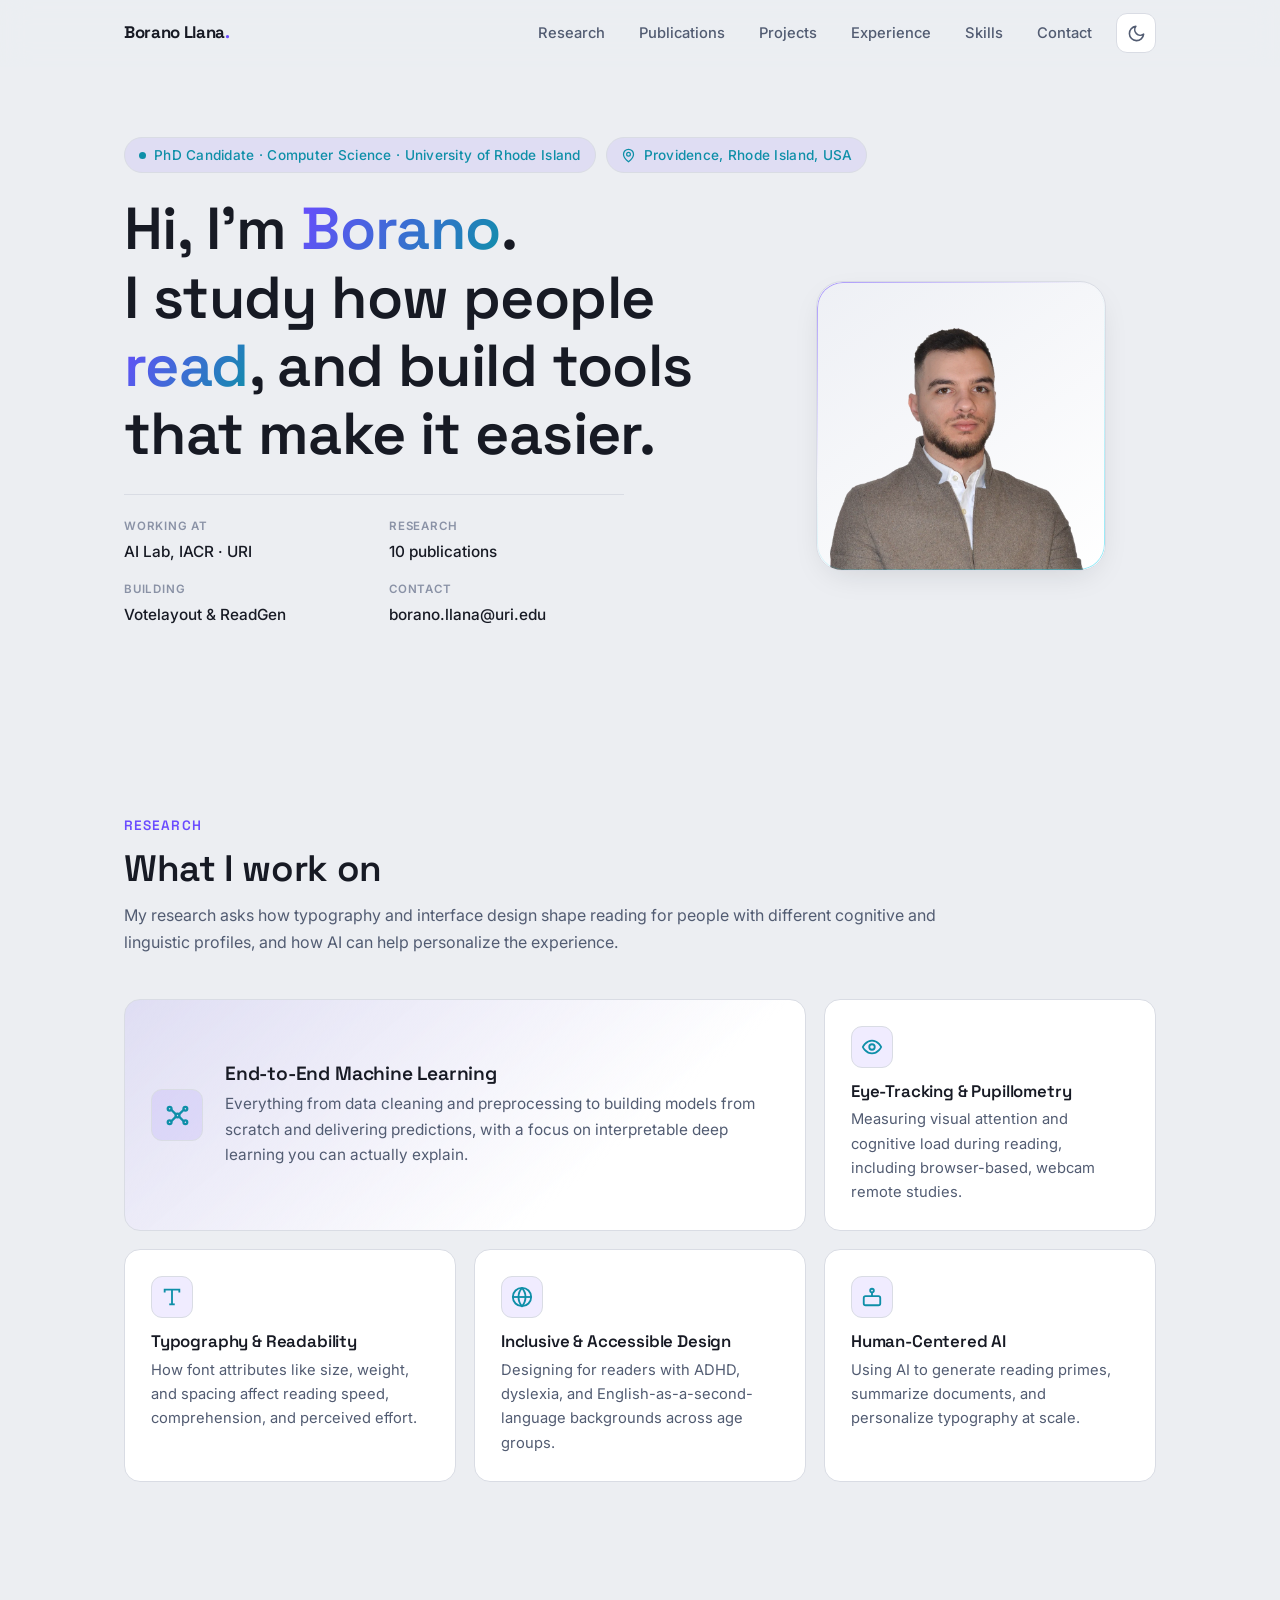
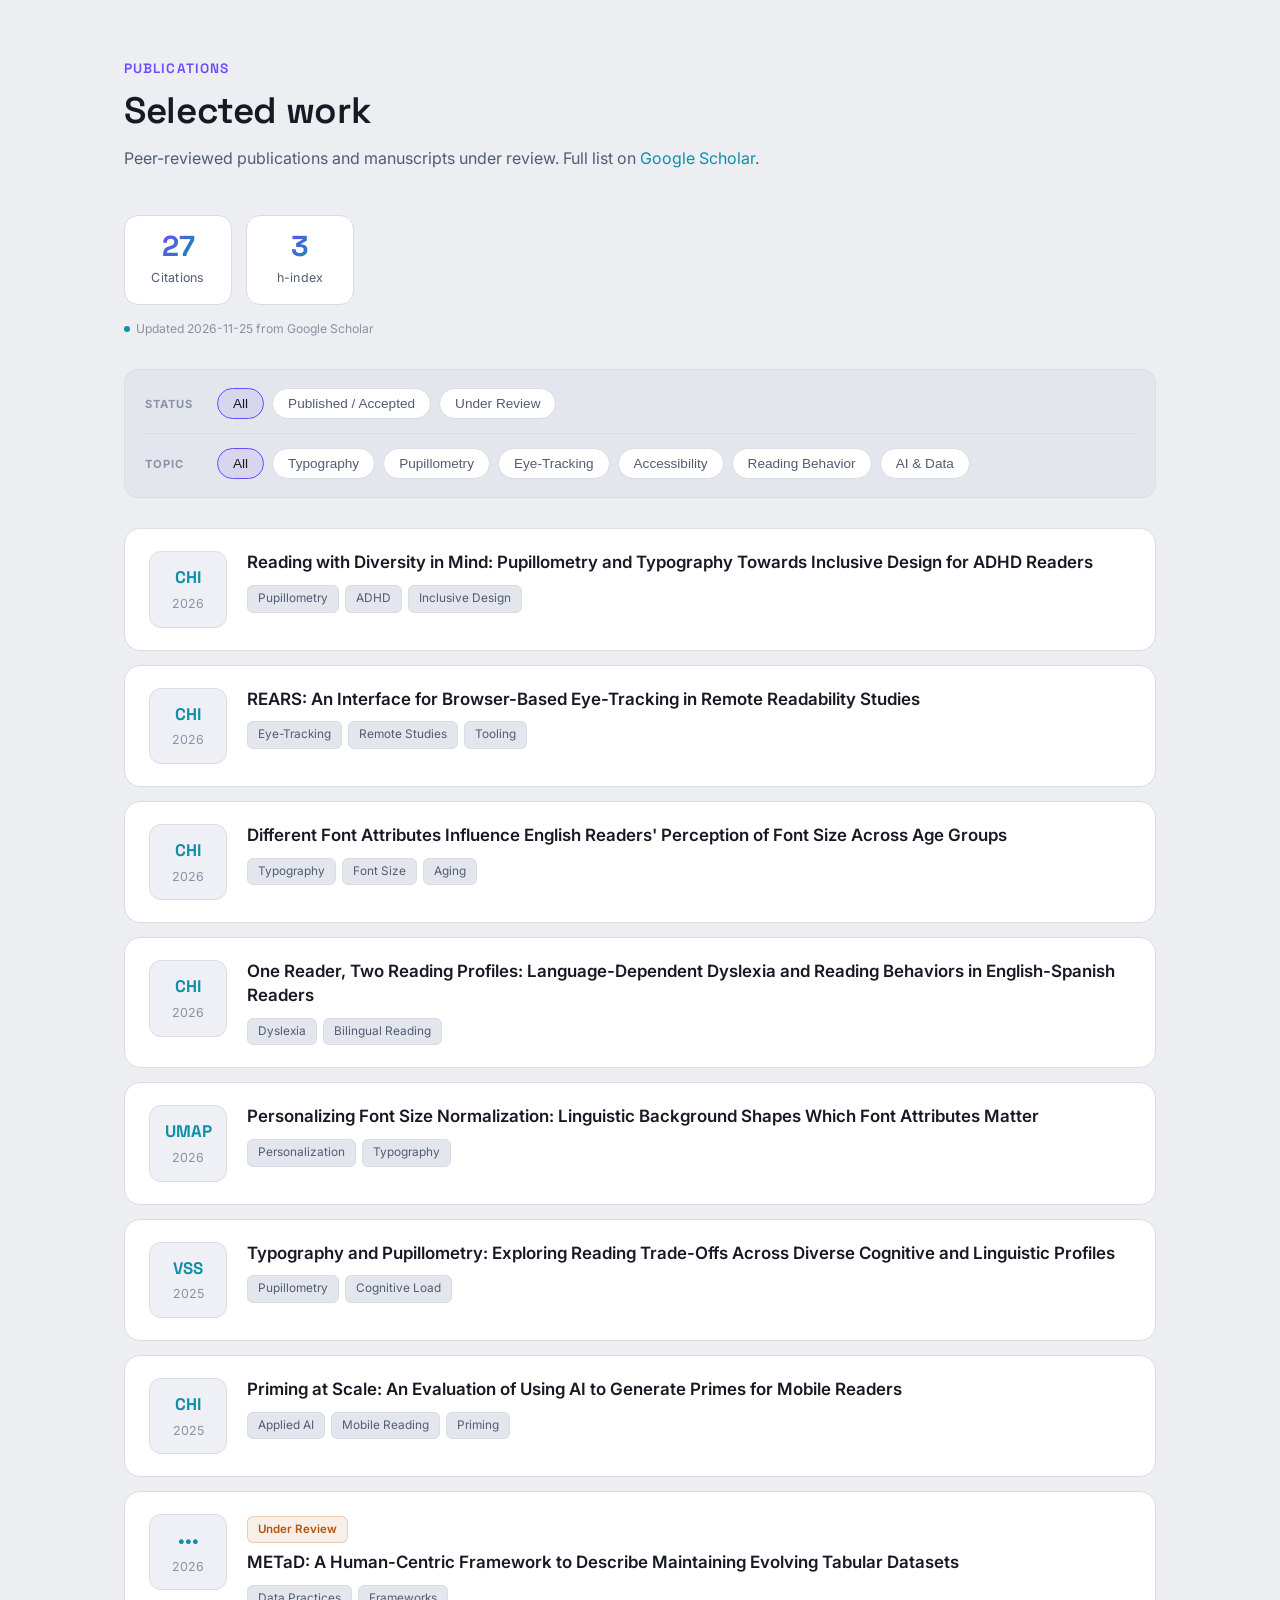
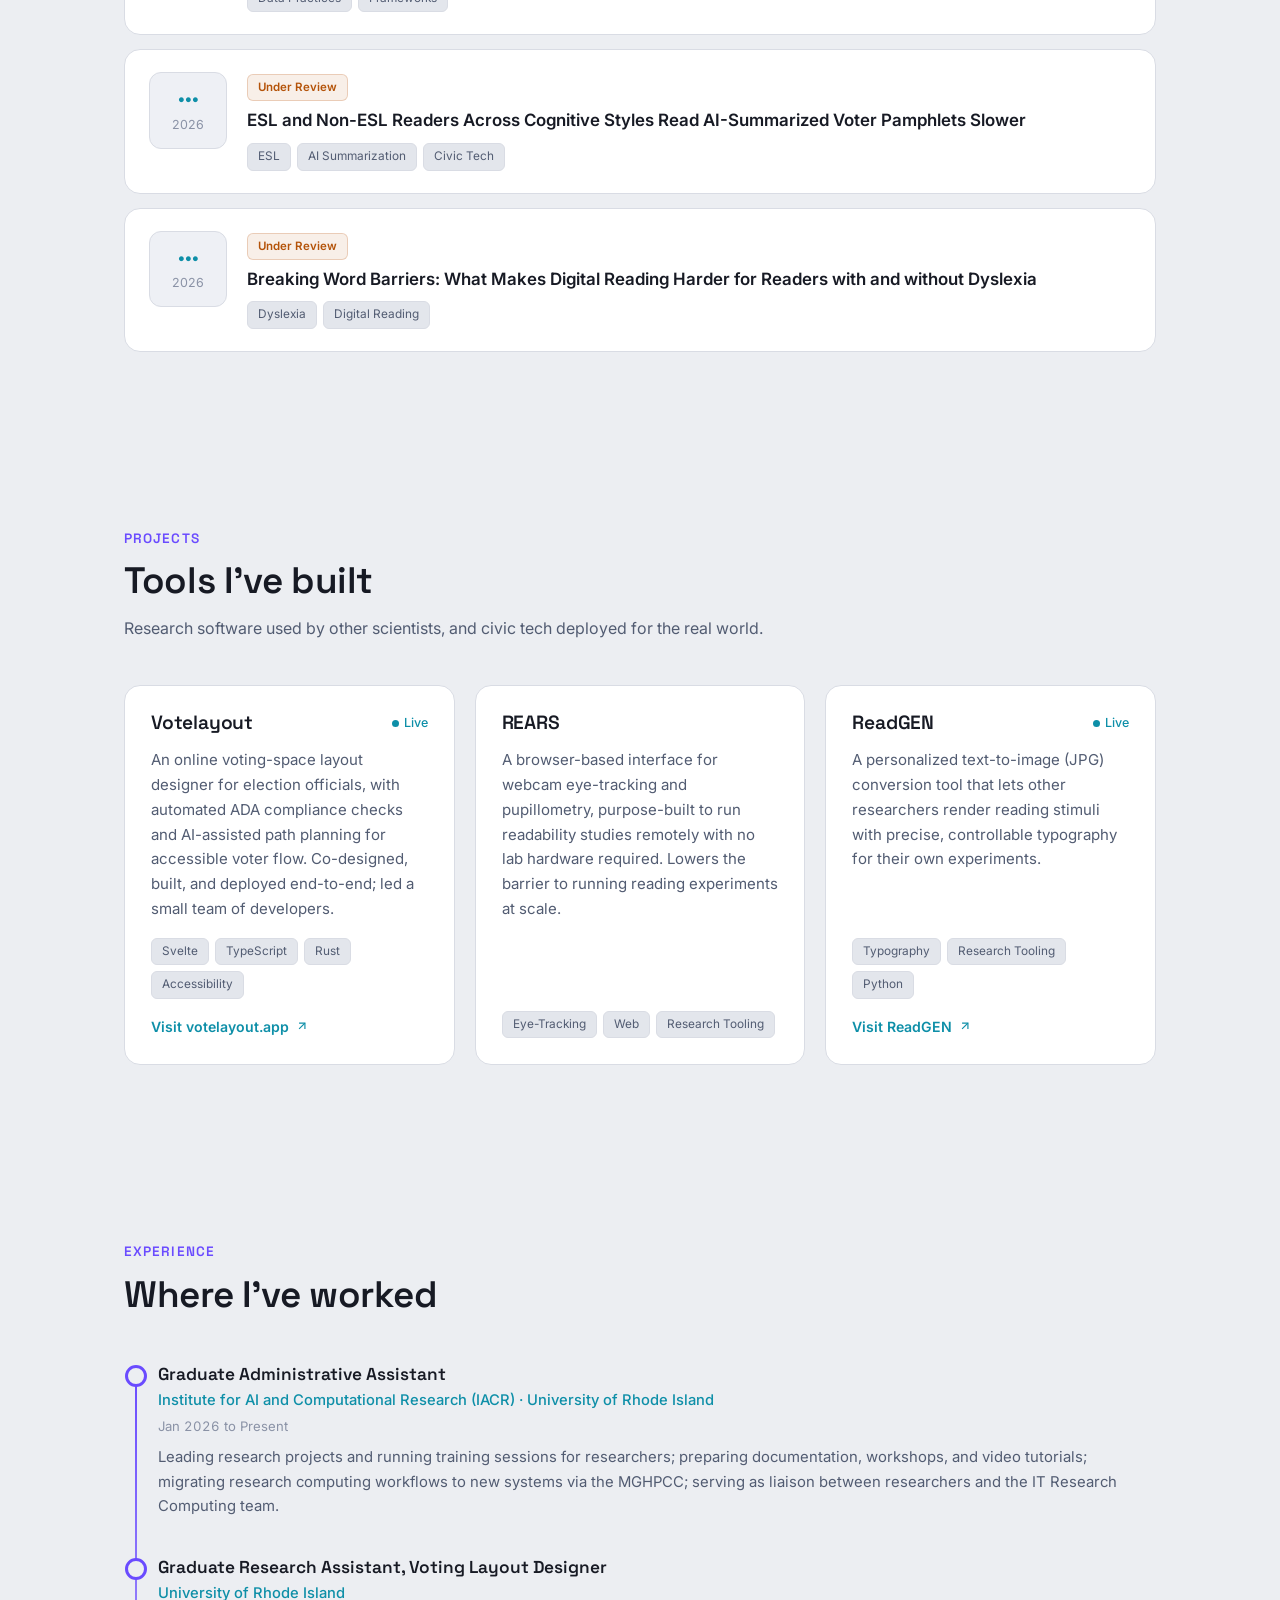
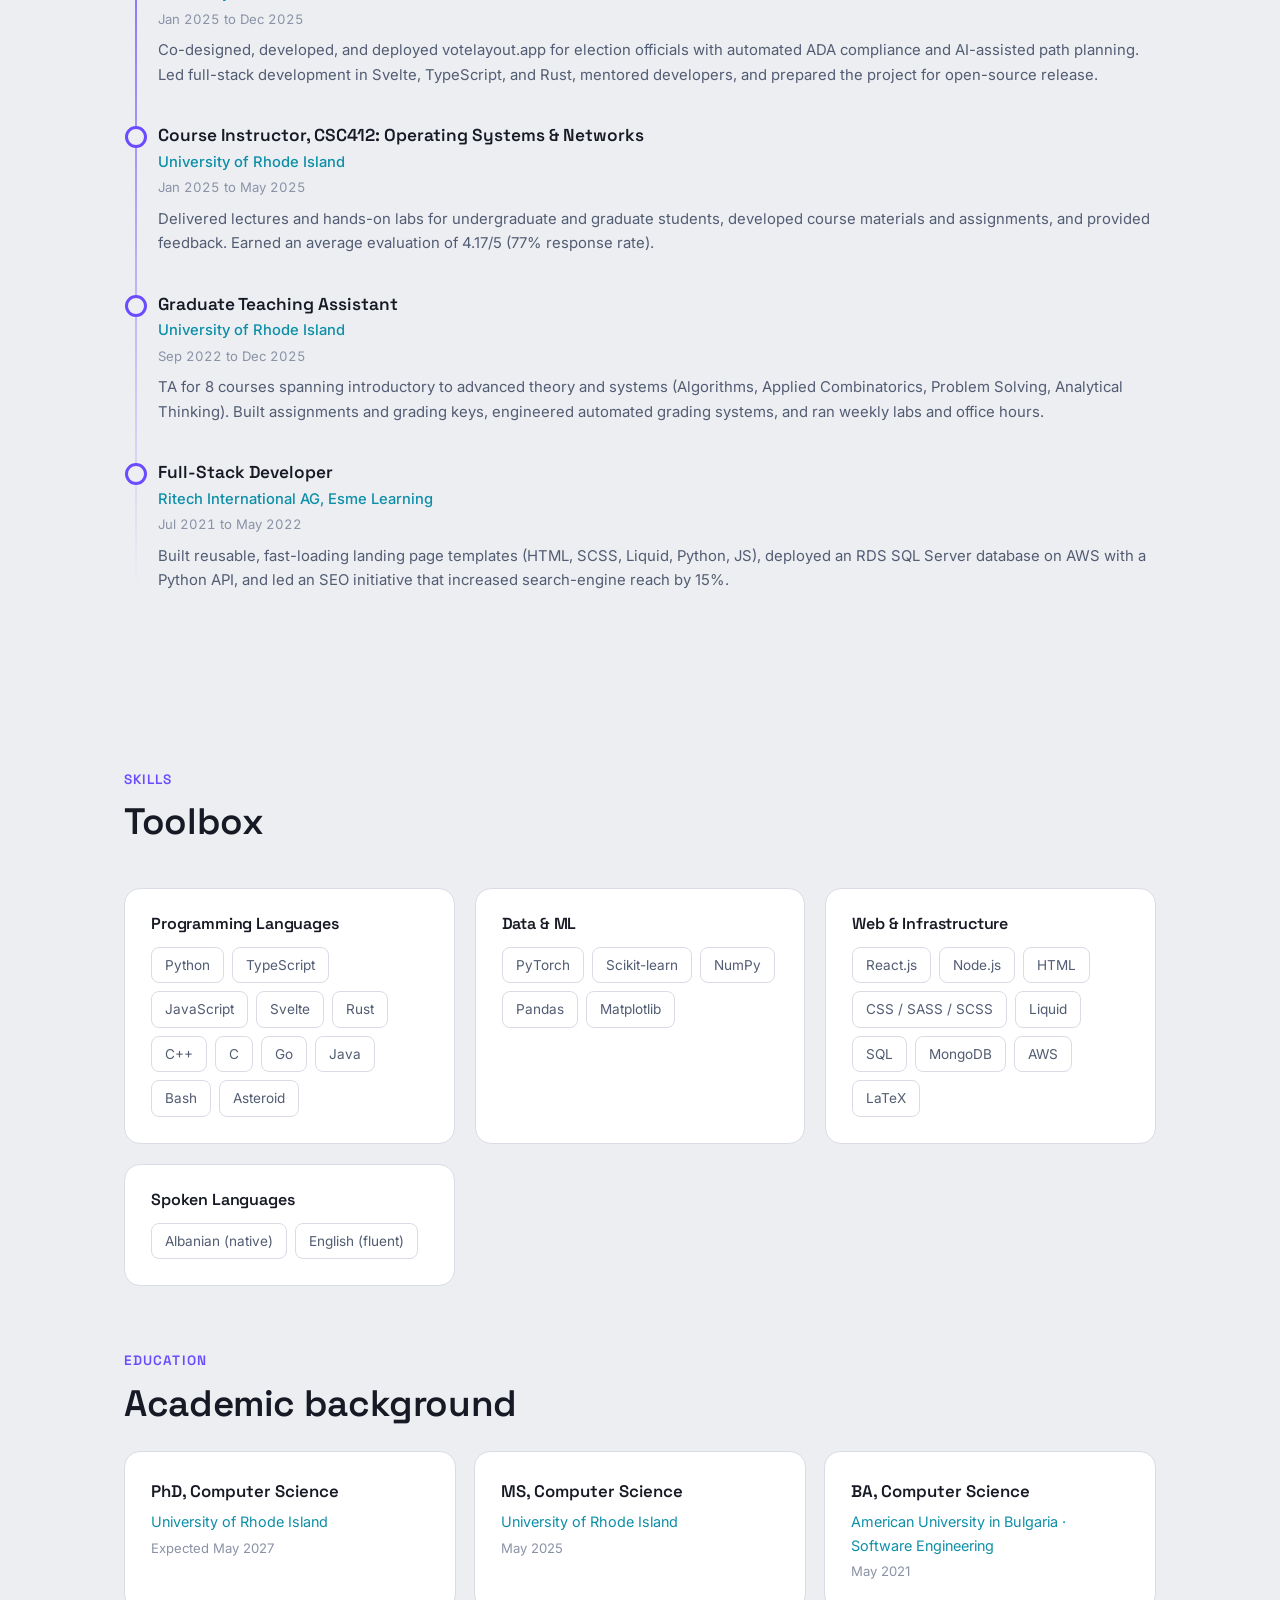
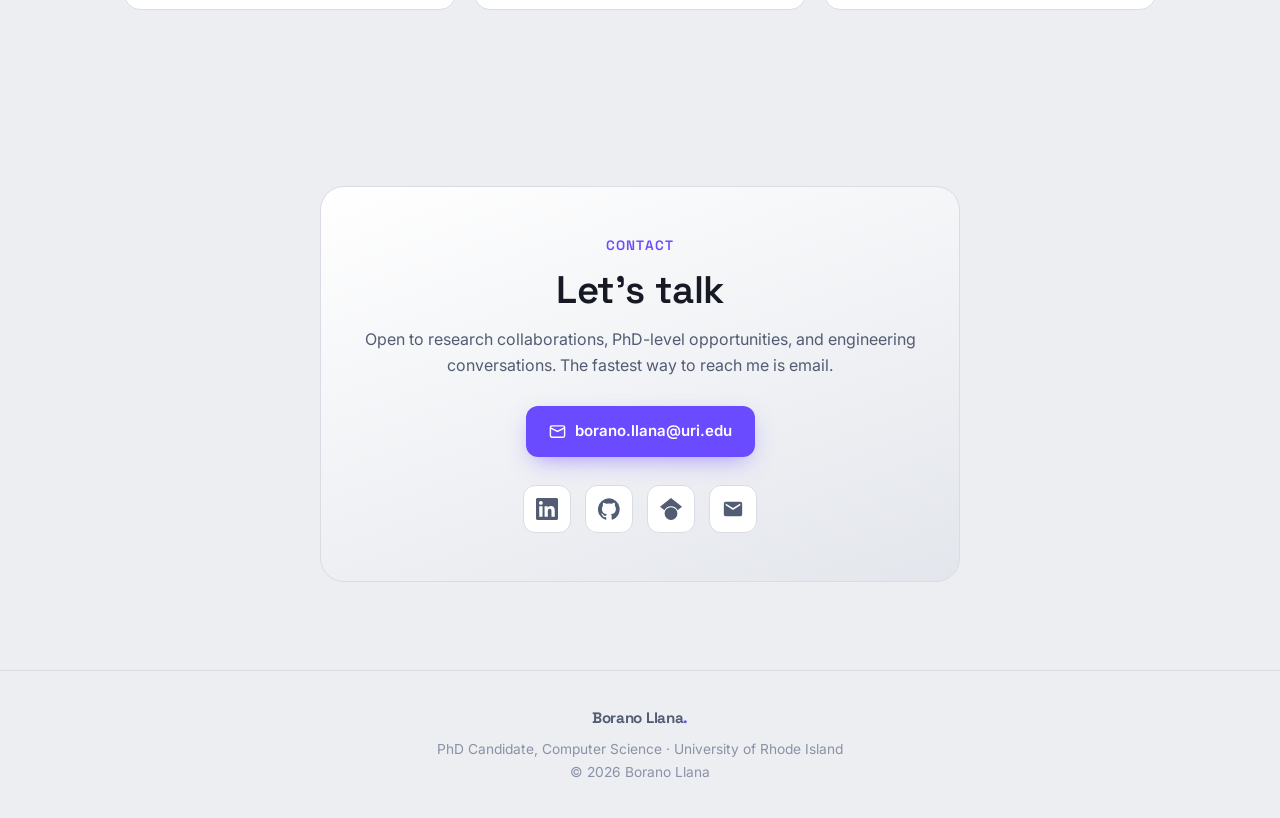
<file: index.html>
<!DOCTYPE html>
<html lang="en">
<head>
<meta charset="UTF-8">
<meta name="viewport" content="width=device-width, initial-scale=1.0">
<title>Borano Llana | CS PhD Researcher</title>
<meta name="description" content="Borano Llana, PhD candidate in Computer Science at the University of Rhode Island. Human-computer interaction researcher and full-stack engineer working on readability, typography, accessibility, and eye-tracking.">
<meta name="author" content="Borano Llana">
<meta name="google-site-verification" content="eJcwodbSIpTCwJ0EMJVAeLQq3h4RdJE5WmBasu9T4ho">
<!-- Open Graph -->
<meta property="og:title" content="Borano Llana | CS PhD Researcher">
<meta property="og:description" content="HCI researcher & full-stack engineer working on readability, typography, accessibility, and eye-tracking.">
<meta property="og:type" content="website">
<meta property="og:url" content="https://borillana.github.io/">
<meta property="og:image" content="https://borillana.github.io/headshot.webp">
<link rel="canonical" href="https://borillana.github.io/">
<link rel="icon" href="favicon.svg" type="image/svg+xml">
<link rel="preconnect" href="https://fonts.googleapis.com">
<link rel="preconnect" href="https://fonts.gstatic.com" crossorigin>
<link href="https://fonts.googleapis.com/css2?family=Space+Grotesk:wght@400;500;600;700&family=Inter:wght@400;500;600&display=swap" rel="stylesheet">
<link rel="stylesheet" href="styles.css">
<script src="theme-init.js"></script>
</head>
<body>

<!-- ================= NAV ================= -->
<header class="nav" id="nav">
  <div class="wrap nav-inner">
    <a href="#top" class="brand">Borano Llana<span class="dot">.</span></a>
    <div class="nav-cluster">
      <nav class="nav-links" id="navLinks">
        <a href="#research">Research</a>
        <a href="#publications">Publications</a>
        <a href="#projects">Projects</a>
        <a href="#experience">Experience</a>
        <a href="#skills">Skills</a>
        <a href="#contact">Contact</a>
      </nav>
      <button class="theme-toggle" id="themeToggle" aria-label="Switch between light and dark theme" title="Toggle theme">
        <svg class="icon-sun" viewBox="0 0 24 24" fill="none" stroke="currentColor" stroke-width="2" stroke-linecap="round"><circle cx="12" cy="12" r="4"/><path d="M12 2v2M12 20v2M4.9 4.9l1.4 1.4M17.7 17.7l1.4 1.4M2 12h2M20 12h2M4.9 19.1l1.4-1.4M17.7 6.3l1.4-1.4"/></svg>
        <svg class="icon-moon" viewBox="0 0 24 24" fill="none" stroke="currentColor" stroke-width="2" stroke-linecap="round" stroke-linejoin="round"><path d="M21 12.8A9 9 0 1 1 11.2 3a7 7 0 0 0 9.8 9.8z"/></svg>
      </button>
      <button class="nav-toggle" id="navToggle" aria-label="Toggle menu">
        <svg viewBox="0 0 24 24" fill="none" stroke="currentColor" stroke-width="2"><line x1="3" y1="6" x2="21" y2="6"/><line x1="3" y1="12" x2="21" y2="12"/><line x1="3" y1="18" x2="21" y2="18"/></svg>
      </button>
    </div>
  </div>
</header>

<a id="top"></a>

<!-- ================= HERO ================= -->
<section class="hero">
  <div class="wrap">
    <div class="eyebrow-row">
      <span class="eyebrow"><span class="pulse"></span>PhD Candidate · Computer Science · University of Rhode Island</span>
      <span class="eyebrow eyebrow-loc">
        <svg viewBox="0 0 24 24" fill="none" stroke="currentColor" stroke-width="2"><path d="M20 10c0 6-8 12-8 12s-8-6-8-12a8 8 0 0 1 16 0z"/><circle cx="12" cy="10" r="3"/></svg>
        Providence, Rhode Island, USA
      </span>
    </div>
    <div class="hero-grid">
      <div>
        <h1>Hi, I'm <span class="grad-text">Borano</span>.</br> I study how people <span class="grad-text">read</span>, and build tools that make it easier.</h1>
        <div class="hero-facts">
          <a class="hf" href="https://web.uri.edu/iacr/" target="_blank" rel="noopener"><span class="hf-label">Working at</span><span class="hf-val">AI Lab, IACR · URI</span></a>
          <a class="hf" href="#publications"><span class="hf-label">Research</span><span class="hf-val">10 publications</span></a>
          <a class="hf" href="#projects"><span class="hf-label">Building</span><span class="hf-val">Votelayout &amp; ReadGen</span></a>
          <a class="hf" href="#contact"><span class="hf-label">Contact</span><span class="hf-val">borano.llana@uri.edu</span></a>
        </div>
      </div>
      <div class="photo-wrap">
        <!-- To add your headshot: drop a file named "headshot.webp" in this folder. -->
        <div class="photo" id="photo">
          <img src="headshot.webp" alt="Borano Llana" onerror="this.parentElement.classList.remove('has-img')">
          <div class="ph-inner">
            <div class="initials">BL</div>
            <div class="hint">add headshot.webp here</div>
          </div>
        </div>
      </div>
    </div>
  </div>
</section>

<!-- ================= RESEARCH ================= -->
<section id="research">
  <div class="wrap">
    <div class="sec-head reveal">
      <span class="sec-tag">Research</span>
      <h2>What I work on</h2>
      <p>My research asks how typography and interface design shape reading for people with different cognitive and linguistic profiles, and how AI can help personalize the experience.</p>
    </div>
    <div class="interests">
      <div class="card interest featured reveal">
        <div class="ico"><svg viewBox="0 0 24 24" fill="none" stroke-width="2" stroke-linecap="round" stroke-linejoin="round"><circle cx="5" cy="6" r="1.7"/><circle cx="5" cy="18" r="1.7"/><circle cx="12" cy="12" r="1.7"/><circle cx="19" cy="6" r="1.7"/><circle cx="19" cy="18" r="1.7"/><path d="M6.5 6.9 10.6 11M6.5 17.1 10.6 13M13.4 11 17.5 6.9M13.4 13 17.5 17.1"/></svg></div>
        <div class="feat-text">
          <h3>End-to-End Machine Learning</h3>
          <p>Everything from data cleaning and preprocessing to building models from scratch and delivering predictions, with a focus on interpretable deep learning you can actually explain.</p>
        </div>
      </div>
      <div class="card interest reveal">
        <div class="ico"><svg viewBox="0 0 24 24" fill="none" stroke-width="2"><path d="M2 12s3-7 10-7 10 7 10 7-3 7-10 7-10-7-10-7Z"/><circle cx="12" cy="12" r="3"/></svg></div>
        <h3>Eye-Tracking &amp; Pupillometry</h3>
        <p>Measuring visual attention and cognitive load during reading, including browser-based, webcam remote studies.</p>
      </div>
      <div class="card interest reveal">
        <div class="ico"><svg viewBox="0 0 24 24" fill="none" stroke-width="2"><path d="M4 7V4h16v3"/><path d="M9 20h6"/><path d="M12 4v16"/></svg></div>
        <h3>Typography &amp; Readability</h3>
        <p>How font attributes like size, weight, and spacing affect reading speed, comprehension, and perceived effort.</p>
      </div>
      <div class="card interest reveal">
        <div class="ico"><svg viewBox="0 0 24 24" fill="none" stroke-width="2"><circle cx="12" cy="12" r="10"/><path d="M12 2a15 15 0 0 1 0 20a15 15 0 0 1 0-20"/><path d="M2 12h20"/></svg></div>
        <h3>Inclusive &amp; Accessible Design</h3>
        <p>Designing for readers with ADHD, dyslexia, and English-as-a-second-language backgrounds across age groups.</p>
      </div>
      <div class="card interest reveal">
        <div class="ico"><svg viewBox="0 0 24 24" fill="none" stroke-width="2"><rect x="3" y="11" width="18" height="10" rx="2"/><circle cx="12" cy="5" r="2"/><path d="M12 7v4"/><line x1="8" y1="16" x2="8" y2="16"/><line x1="16" y1="16" x2="16" y2="16"/></svg></div>
        <h3>Human-Centered AI</h3>
        <p>Using AI to generate reading primes, summarize documents, and personalize typography at scale.</p>
      </div>
    </div>
  </div>
</section>

<!-- ================= PUBLICATIONS ================= -->
<section id="publications">
  <div class="wrap">
    <div class="sec-head reveal">
      <span class="sec-tag">Publications</span>
      <h2>Selected work</h2>
      <p>Peer-reviewed publications and manuscripts under review. Full list on <a href="https://scholar.google.com/citations?user=yTtXA48AAAAJ&hl=en" class="accent" target="_blank" rel="noopener">Google Scholar</a>.</p>
    </div>

    <div class="scholar-stats reveal" id="scholarStats">
      <a class="stat" href="https://scholar.google.com/citations?user=yTtXA48AAAAJ&hl=en" target="_blank" rel="noopener" title="View Google Scholar profile">
        <span class="stat-num" data-stat="citations">&hellip;</span>
        <span class="stat-label">Citations</span>
      </a>
      <a class="stat" href="https://scholar.google.com/citations?user=yTtXA48AAAAJ&hl=en" target="_blank" rel="noopener">
        <span class="stat-num" data-stat="h_index">&hellip;</span>
        <span class="stat-label">h-index</span>
      </a>
      <a class="stat" style="display:none;" href="https://scholar.google.com/citations?user=yTtXA48AAAAJ&hl=en" target="_blank" rel="noopener">
        <span class="stat-num" data-stat="i10_index">&hellip;</span>
        <span class="stat-label">i10-index</span>
      </a>
      <span class="stat-updated" id="statUpdated"><span class="live-dot"></span>Auto-updated from Google Scholar</span>
    </div>

    <div class="filter-bar reveal">
      <div class="filter-group" id="statusFilters">
        <span class="filter-label">Status</span>
        <button class="chip-btn active" data-filter="all">All</button>
        <button class="chip-btn" data-filter="pub">Published / Accepted</button>
        <button class="chip-btn" data-filter="review">Under Review</button>
      </div>
      <div class="filter-group" id="topicFilters">
        <span class="filter-label">Topic</span>
        <button class="chip-btn active" data-topic="all">All</button>
        <button class="chip-btn" data-topic="typography">Typography</button>
        <button class="chip-btn" data-topic="pupillometry">Pupillometry</button>
        <button class="chip-btn" data-topic="eye-tracking">Eye-Tracking</button>
        <button class="chip-btn" data-topic="accessibility">Accessibility</button>
        <button class="chip-btn" data-topic="reading-behavior">Reading Behavior</button>
        <button class="chip-btn" data-topic="ai-data">AI &amp; Data</button>
      </div>
    </div>

    <div class="pub-list">
      <!-- CHI 26 -->
      <a class="card pub reveal" data-cat="pub" data-topics="typography pupillometry accessibility" href="https://scholar.google.com/citations?view_op=view_citation&hl=en&user=yTtXA48AAAAJ&citation_for_view=yTtXA48AAAAJ:UeHWp8X0CEIC" target="_blank" rel="noopener">
        <div class="venue"><span class="v-name">CHI</span><span class="v-year">2026</span></div>
        <div class="pub-body">
          <h3>Reading with Diversity in Mind: Pupillometry and Typography Towards Inclusive Design for ADHD Readers</h3>
          <div class="tags"><span class="tag">Pupillometry</span><span class="tag">ADHD</span><span class="tag">Inclusive Design</span></div>
        </div>
      </a>
      <a class="card pub reveal" data-cat="pub" data-topics="eye-tracking" href="https://scholar.google.com/citations?view_op=view_citation&hl=en&user=yTtXA48AAAAJ&citation_for_view=yTtXA48AAAAJ:Tyk-4Ss8FVUC" target="_blank" rel="noopener">
        <div class="venue"><span class="v-name">CHI</span><span class="v-year">2026</span></div>
        <div class="pub-body">
          <h3>REARS: An Interface for Browser-Based Eye-Tracking in Remote Readability Studies</h3>
          <div class="tags"><span class="tag">Eye-Tracking</span><span class="tag">Remote Studies</span><span class="tag">Tooling</span></div>
        </div>
      </a>
      <a class="card pub reveal" data-cat="pub" data-topics="typography" href="https://scholar.google.com/citations?view_op=view_citation&hl=en&user=yTtXA48AAAAJ&citation_for_view=yTtXA48AAAAJ:zYLM7Y9cAGgC" target="_blank" rel="noopener">
        <div class="venue"><span class="v-name">CHI</span><span class="v-year">2026</span></div>
        <div class="pub-body">
          <h3>Different Font Attributes Influence English Readers' Perception of Font Size Across Age Groups</h3>
          <div class="tags"><span class="tag">Typography</span><span class="tag">Font Size</span><span class="tag">Aging</span></div>
        </div>
      </a>
      <a class="card pub reveal" data-cat="pub" data-topics="accessibility reading-behavior" href="https://scholar.google.com/citations?view_op=view_citation&hl=en&user=yTtXA48AAAAJ&citation_for_view=yTtXA48AAAAJ:IjCSPb-OGe4C" target="_blank" rel="noopener">
        <div class="venue"><span class="v-name">CHI</span><span class="v-year">2026</span></div>
        <div class="pub-body">
          <h3>One Reader, Two Reading Profiles: Language-Dependent Dyslexia and Reading Behaviors in English-Spanish Readers</h3>
          <div class="tags"><span class="tag">Dyslexia</span><span class="tag">Bilingual Reading</span></div>
        </div>
      </a>
      <!-- UMAP 26 -->
      <a class="card pub reveal" data-cat="pub" data-topics="typography" href="https://scholar.google.com/citations?view_op=view_citation&hl=en&user=yTtXA48AAAAJ&citation_for_view=yTtXA48AAAAJ:Y0pCki6q_DkC" target="_blank" rel="noopener">
        <div class="venue"><span class="v-name">UMAP</span><span class="v-year">2026</span></div>
        <div class="pub-body">
          <h3>Personalizing Font Size Normalization: Linguistic Background Shapes Which Font Attributes Matter</h3>
          <div class="tags"><span class="tag">Personalization</span><span class="tag">Typography</span></div>
        </div>
      </a>
      <!-- VSS 25 -->
      <a class="card pub reveal" data-cat="pub" data-topics="typography pupillometry" href="https://scholar.google.com/citations?view_op=view_citation&hl=en&user=yTtXA48AAAAJ&citation_for_view=yTtXA48AAAAJ:2osOgNQ5qMEC" target="_blank" rel="noopener">
        <div class="venue"><span class="v-name">VSS</span><span class="v-year">2025</span></div>
        <div class="pub-body">
          <h3>Typography and Pupillometry: Exploring Reading Trade-Offs Across Diverse Cognitive and Linguistic Profiles</h3>
          <div class="tags"><span class="tag">Pupillometry</span><span class="tag">Cognitive Load</span></div>
        </div>
      </a>
      <!-- CHI 25 -->
      <a class="card pub reveal" data-cat="pub" data-topics="ai-data reading-behavior" href="https://scholar.google.com/citations?view_op=view_citation&hl=en&user=yTtXA48AAAAJ&citation_for_view=yTtXA48AAAAJ:9yKSN-GCB0IC" target="_blank" rel="noopener">
        <div class="venue"><span class="v-name">CHI</span><span class="v-year">2025</span></div>
        <div class="pub-body">
          <h3>Priming at Scale: An Evaluation of Using AI to Generate Primes for Mobile Readers</h3>
          <div class="tags"><span class="tag">Applied AI</span><span class="tag">Mobile Reading</span><span class="tag">Priming</span></div>
        </div>
      </a>

      <!-- SUBMISSIONS -->
      <div class="card pub reveal" data-cat="review" data-topics="ai-data">
        <div class="venue"><span class="v-name">•••</span><span class="v-year">2026</span></div>
        <div class="pub-body">
          <span class="status-pill status-review">Under Review</span>
          <h3 style="margin-top:8px">METaD: A Human-Centric Framework to Describe Maintaining Evolving Tabular Datasets</h3>
          <div class="tags"><span class="tag">Data Practices</span><span class="tag">Frameworks</span></div>
        </div>
      </div>
      <div class="card pub reveal" data-cat="review" data-topics="ai-data accessibility reading-behavior">
        <div class="venue"><span class="v-name">•••</span><span class="v-year">2026</span></div>
        <div class="pub-body">
          <span class="status-pill status-review">Under Review</span>
          <h3 style="margin-top:8px">ESL and Non-ESL Readers Across Cognitive Styles Read AI-Summarized Voter Pamphlets Slower</h3>
          <div class="tags"><span class="tag">ESL</span><span class="tag">AI Summarization</span><span class="tag">Civic Tech</span></div>
        </div>
      </div>
      <div class="card pub reveal" data-cat="review" data-topics="accessibility reading-behavior">
        <div class="venue"><span class="v-name">•••</span><span class="v-year">2026</span></div>
        <div class="pub-body">
          <span class="status-pill status-review">Under Review</span>
          <h3 style="margin-top:8px">Breaking Word Barriers: What Makes Digital Reading Harder for Readers with and without Dyslexia</h3>
          <div class="tags"><span class="tag">Dyslexia</span><span class="tag">Digital Reading</span></div>
        </div>
      </div>
    </div>
  </div>
</section>

<!-- ================= PROJECTS ================= -->
<section id="projects">
  <div class="wrap">
    <div class="sec-head reveal">
      <span class="sec-tag">Projects</span>
      <h2>Tools I've built</h2>
      <p>Research software used by other scientists, and civic tech deployed for the real world.</p>
    </div>
    <div class="proj-grid">
      <a class="card proj reveal" href="https://votelayout.app" target="_blank" rel="noopener">
        <div class="top">
          <h3>Votelayout</h3>
          <span class="live"><span class="pulse" style="width:7px;height:7px;border-radius:50%;background:var(--accent-2);display:inline-block"></span>Live</span>
        </div>
        <p>An online voting-space layout designer for election officials, with automated ADA compliance checks and AI-assisted path planning for accessible voter flow. Co-designed, built, and deployed end-to-end; led a small team of developers.</p>
        <div class="stack"><span class="tag">Svelte</span><span class="tag">TypeScript</span><span class="tag">Rust</span><span class="tag">Accessibility</span></div>
        <span class="proj-link">Visit votelayout.app
          <svg viewBox="0 0 24 24" fill="none" stroke="currentColor" stroke-width="2"><path d="M7 17 17 7"/><path d="M7 7h10v10"/></svg></span>
      </a>

      <div class="card proj reveal">
        <div class="top"><h3>REARS</h3></div>
        <p>A browser-based interface for webcam eye-tracking and pupillometry, purpose-built to run readability studies remotely with no lab hardware required. Lowers the barrier to running reading experiments at scale.</p>
        <div class="stack"><span class="tag">Eye-Tracking</span><span class="tag">Web</span><span class="tag">Research Tooling</span></div>
      </div>

      <a class="card proj reveal" href="https://uri-hax.github.io/ReadGen/" target="_blank" rel="noopener">
        <div class="top">
          <h3>ReadGEN</h3>
          <span class="live"><span class="pulse" style="width:7px;height:7px;border-radius:50%;background:var(--accent-2);display:inline-block"></span>Live</span>
        </div>
        <p>A personalized text-to-image (JPG) conversion tool that lets other researchers render reading stimuli with precise, controllable typography for their own experiments.</p>
        <div class="stack"><span class="tag">Typography</span><span class="tag">Research Tooling</span><span class="tag">Python</span></div>
        <span class="proj-link">Visit ReadGEN
          <svg viewBox="0 0 24 24" fill="none" stroke="currentColor" stroke-width="2"><path d="M7 17 17 7"/><path d="M7 7h10v10"/></svg></span>
      </a>
    </div>
  </div>
</section>

<!-- ================= EXPERIENCE ================= -->
<section id="experience">
  <div class="wrap">
    <div class="sec-head reveal">
      <span class="sec-tag">Experience</span>
      <h2>Where I've worked</h2>
    </div>
    <div class="timeline">
      <div class="tl-item reveal">
        <div class="role">Graduate Administrative Assistant</div>
        <div class="org">Institute for AI and Computational Research (IACR) · University of Rhode Island</div>
        <div class="when">Jan 2026 to Present</div>
        <p>Leading research projects and running training sessions for researchers; preparing documentation, workshops, and video tutorials; migrating research computing workflows to new systems via the MGHPCC; serving as liaison between researchers and the IT Research Computing team.</p>
      </div>
      <div class="tl-item reveal">
        <div class="role">Graduate Research Assistant, Voting Layout Designer</div>
        <div class="org">University of Rhode Island</div>
        <div class="when">Jan 2025 to Dec 2025</div>
        <p>Co-designed, developed, and deployed votelayout.app for election officials with automated ADA compliance and AI-assisted path planning. Led full-stack development in Svelte, TypeScript, and Rust, mentored developers, and prepared the project for open-source release.</p>
      </div>
      <div class="tl-item reveal">
        <div class="role">Course Instructor, CSC412: Operating Systems &amp; Networks</div>
        <div class="org">University of Rhode Island</div>
        <div class="when">Jan 2025 to May 2025</div>
        <p>Delivered lectures and hands-on labs for undergraduate and graduate students, developed course materials and assignments, and provided feedback. Earned an average evaluation of 4.17/5 (77% response rate).</p>
      </div>
      <div class="tl-item reveal">
        <div class="role">Graduate Teaching Assistant</div>
        <div class="org">University of Rhode Island</div>
        <div class="when">Sep 2022 to Dec 2025</div>
        <p>TA for 8 courses spanning introductory to advanced theory and systems (Algorithms, Applied Combinatorics, Problem Solving, Analytical Thinking). Built assignments and grading keys, engineered automated grading systems, and ran weekly labs and office hours.</p>
      </div>
      <div class="tl-item reveal">
        <div class="role">Full-Stack Developer</div>
        <div class="org">Ritech International AG, Esme Learning</div>
        <div class="when">Jul 2021 to May 2022</div>
        <p>Built reusable, fast-loading landing page templates (HTML, SCSS, Liquid, Python, JS), deployed an RDS SQL Server database on AWS with a Python API, and led an SEO initiative that increased search-engine reach by 15%.</p>
      </div>
    </div>
  </div>
</section>

<!-- ================= SKILLS + EDUCATION ================= -->
<section id="skills">
  <div class="wrap">
    <div class="sec-head reveal">
      <span class="sec-tag">Skills</span>
      <h2>Toolbox</h2>
    </div>
    <div class="skills-grid">
      <div class="card skill-cat reveal">
        <h3>Programming Languages</h3>
        <div class="chips"><span>Python</span><span>TypeScript</span><span>JavaScript</span><span>Svelte</span><span>Rust</span><span>C++</span><span>C</span><span>Go</span><span>Java</span><span>Bash</span><span>Asteroid</span></div>
      </div>
      <div class="card skill-cat reveal">
        <h3>Data &amp; ML</h3>
        <div class="chips"><span>PyTorch</span><span>Scikit-learn</span><span>NumPy</span><span>Pandas</span><span>Matplotlib</span></div>
      </div>
      <div class="card skill-cat reveal">
        <h3>Web &amp; Infrastructure</h3>
        <div class="chips"><span>React.js</span><span>Node.js</span><span>HTML</span><span>CSS / SASS / SCSS</span><span>Liquid</span><span>SQL</span><span>MongoDB</span><span>AWS</span><span>LaTeX</span></div>
      </div>
      <div class="card skill-cat reveal">
        <h3>Spoken Languages</h3>
        <div class="chips"><span>Albanian (native)</span><span>English (fluent)</span></div>
      </div>
    </div>

    <div class="sec-head reveal" style="margin-top:64px;margin-bottom:0">
      <span class="sec-tag">Education</span>
      <h2>Academic background</h2>
    </div>
    <div class="edu-grid">
      <div class="card edu reveal">
        <div class="deg">PhD, Computer Science</div>
        <div class="sch">University of Rhode Island</div>
        <div class="yr">Expected May 2027</div>
      </div>
      <div class="card edu reveal">
        <div class="deg">MS, Computer Science</div>
        <div class="sch">University of Rhode Island</div>
        <div class="yr">May 2025</div>
      </div>
      <div class="card edu reveal">
        <div class="deg">BA, Computer Science</div>
        <div class="sch">American University in Bulgaria · Software Engineering</div>
        <div class="yr">May 2021</div>
      </div>
    </div>
  </div>
</section>

<!-- ================= CONTACT ================= -->
<section id="contact" class="contact">
  <div class="wrap">
    <div class="contact-card reveal">
      <span class="sec-tag">Contact</span>
      <h2>Let's talk</h2>
      <p>Open to research collaborations, PhD-level opportunities, and engineering conversations. The fastest way to reach me is email.</p>
      <a href="mailto:borano.llana@uri.edu" class="btn btn-primary" style="margin-bottom:28px">
        <svg viewBox="0 0 24 24" fill="none" stroke="currentColor" stroke-width="2"><rect x="2" y="4" width="20" height="16" rx="2"/><path d="m22 7-10 5L2 7"/></svg>
        borano.llana@uri.edu
      </a>
      <div class="social-row">
        <a class="social" href="https://www.linkedin.com/in/boranollana/" target="_blank" rel="noopener" aria-label="LinkedIn">
          <svg viewBox="0 0 24 24"><path d="M20.45 20.45h-3.56v-5.57c0-1.33-.02-3.04-1.85-3.04-1.85 0-2.14 1.45-2.14 2.94v5.67H9.34V9h3.42v1.56h.05c.48-.9 1.64-1.85 3.37-1.85 3.6 0 4.27 2.37 4.27 5.45v6.29zM5.34 7.43a2.07 2.07 0 1 1 0-4.14 2.07 2.07 0 0 1 0 4.14zM7.12 20.45H3.55V9h3.57v11.45zM22.22 0H1.77C.79 0 0 .77 0 1.72v20.56C0 23.23.79 24 1.77 24h20.45c.98 0 1.78-.77 1.78-1.72V1.72C24 .77 23.2 0 22.22 0z"/></svg>
        </a>
        <a class="social" href="https://github.com/BoriLlana" target="_blank" rel="noopener" aria-label="GitHub">
          <svg viewBox="0 0 24 24"><path d="M12 .3a12 12 0 0 0-3.8 23.4c.6.1.8-.3.8-.6v-2.2c-3.3.7-4-1.6-4-1.6-.5-1.4-1.3-1.7-1.3-1.7-1.1-.7 0-.7 0-.7 1.2.1 1.8 1.2 1.8 1.2 1 1.8 2.8 1.3 3.5 1 .1-.8.4-1.3.7-1.6-2.7-.3-5.4-1.3-5.4-5.9 0-1.3.5-2.4 1.2-3.2-.1-.3-.5-1.5.1-3.2 0 0 1-.3 3.3 1.2a11.5 11.5 0 0 1 6 0c2.3-1.5 3.3-1.2 3.3-1.2.6 1.7.2 2.9.1 3.2.8.8 1.2 1.9 1.2 3.2 0 4.6-2.7 5.6-5.4 5.9.4.4.8 1.1.8 2.2v3.3c0 .3.2.7.8.6A12 12 0 0 0 12 .3z"/></svg>
        </a>
        <a class="social" href="https://scholar.google.com/citations?user=yTtXA48AAAAJ&hl=en" target="_blank" rel="noopener" aria-label="Google Scholar">
          <svg viewBox="0 0 24 24"><path d="M12 24a7 7 0 1 1 0-14 7 7 0 0 1 0 14zm0-24L0 9.5l4.84 3.77A8 8 0 0 1 12 9a8 8 0 0 1 7.16 4.27L24 9.5z"/></svg>
        </a>
        <a class="social" href="mailto:borano.llana@uri.edu" aria-label="Email">
          <svg viewBox="0 0 24 24"><path d="M20 4H4a2 2 0 0 0-2 2v12a2 2 0 0 0 2 2h16a2 2 0 0 0 2-2V6a2 2 0 0 0-2-2zm0 4-8 5-8-5V6l8 5 8-5z"/></svg>
        </a>
      </div>
    </div>
  </div>
</section>

<footer>
  <div class="wrap">
    <span class="brand">Borano Llana<span style="color:var(--accent)">.</span></span>
    <div>PhD Candidate, Computer Science · University of Rhode Island</div>
    <div>&copy; <span id="year"></span> Borano Llana</div>
  </div>
</footer>

<script src="script.js"></script>
</body>
</html>
</file>
<file: styles.css>
/* ---------- THEME TOKENS ---------- */
  :root, html[data-theme="dark"]{
    --bg:#14171f;
    --bg-2:#191d27;
    --surface:#1e2231;
    --surface-2:#252a3b;
    --border:#2c3244;
    --text:#e8eaf0;
    --muted:#9aa3b8;
    --faint:#6b7387;
    --accent:#7c5cff;
    --accent-2:#22d3ee;
    --accent-soft:rgba(124,92,255,0.12);
    --nav-bg:rgba(20,23,31,0.72);
    --amber-text:#fbbf24;
    --amber-bg:rgba(251,191,36,.1);
    --amber-border:rgba(251,191,36,.25);
    --radius:16px;
    --maxw:1080px;
    --shadow:0 10px 40px -12px rgba(0,0,0,0.6);
  }
  html[data-theme="light"]{
    --bg:#eceef2;
    --bg-2:#e3e6ec;
    --surface:#ffffff;
    --surface-2:#eef0f5;
    --border:#d9dce4;
    --text:#171a24;
    --muted:#525c72;
    --faint:#8a92a6;
    --accent:#6a4bff;
    --accent-2:#0e8fa8;
    --accent-soft:rgba(106,75,255,0.10);
    --nav-bg:rgba(236,238,242,0.80);
    --amber-text:#b45309;
    --amber-bg:rgba(180,83,9,.09);
    --amber-border:rgba(180,83,9,.22);
    --shadow:0 10px 34px -14px rgba(23,26,36,0.18);
  }
  *{box-sizing:border-box;margin:0;padding:0}
  html{scroll-behavior:smooth;scroll-padding-top:90px}
  body{
    background:var(--bg);
    color:var(--text);
    font-family:'Inter',system-ui,-apple-system,Segoe UI,Roboto,sans-serif;
    line-height:1.65;
    font-size:16px;
    -webkit-font-smoothing:antialiased;
    overflow-x:hidden;
    transition:background .3s ease, color .3s ease;
  }
  a{color:inherit;text-decoration:none}
  h1,h2,h3,h4{font-family:'Space Grotesk',sans-serif;line-height:1.15;font-weight:600;letter-spacing:-0.01em}
  .wrap{max-width:var(--maxw);margin:0 auto;padding:0 24px}
  section{padding:88px 0;position:relative}
  .accent{color:var(--accent-2)}
  .grad-text{
    background:linear-gradient(120deg,var(--accent),var(--accent-2));
    -webkit-background-clip:text;background-clip:text;color:transparent;
  }

  /* ---------- NAV ---------- */
  header.nav{
    position:sticky;top:0;z-index:50;
    backdrop-filter:blur(14px);
    background:var(--nav-bg);
    border-bottom:1px solid transparent;
    transition:border-color .3s, background .3s;
  }
  header.nav.scrolled{border-bottom:1px solid var(--border)}
  .nav-inner{display:flex;align-items:center;justify-content:space-between;height:66px}
  .brand{font-family:'Space Grotesk';font-weight:700;font-size:1.05rem;letter-spacing:-0.02em}
  .brand .dot{color:var(--accent)}
  .nav-links{display:flex;gap:6px;align-items:center}
  .nav-links a{
    color:var(--muted);font-size:0.92rem;font-weight:500;
    padding:8px 14px;border-radius:10px;transition:color .2s,background .2s;
  }
  .nav-links a:hover{color:var(--text);background:var(--surface)}
  .nav-cluster{display:flex;align-items:center;gap:10px}
  .nav-toggle{display:none;background:none;border:none;color:var(--text);cursor:pointer;padding:8px}
  .nav-toggle svg{width:26px;height:26px}
  .theme-toggle{
    display:flex;align-items:center;justify-content:center;
    width:40px;height:40px;border-radius:11px;
    background:var(--surface);border:1px solid var(--border);color:var(--muted);
    cursor:pointer;transition:all .2s;flex-shrink:0;
  }
  .theme-toggle:hover{color:var(--text);border-color:var(--accent);transform:translateY(-2px)}
  .theme-toggle svg{width:19px;height:19px}
  .theme-toggle .icon-moon{display:none}
  html[data-theme="light"] .theme-toggle .icon-sun{display:none}
  html[data-theme="light"] .theme-toggle .icon-moon{display:block}
  /* ---------- HERO ---------- */
  .hero{padding-top:70px;padding-bottom:70px}
  .hero-grid{display:grid;grid-template-columns:1.5fr 1fr;gap:56px;align-items:center}
  .eyebrow-row{display:flex;flex-wrap:wrap;gap:10px;margin-bottom:22px}
  .eyebrow{
    display:inline-flex;align-items:center;gap:8px;
    color:var(--accent-2);font-weight:500;font-size:0.85rem;letter-spacing:0.02em;
    background:var(--accent-soft);border:1px solid var(--border);
    padding:6px 14px;border-radius:999px;
  }
  .eyebrow-loc svg{width:15px;height:15px;flex-shrink:0;animation:pin-drop 4s ease-in-out infinite}
  @keyframes pin-drop{
    0%,70%{transform:translateY(0)}
    74%{transform:translateY(-4px)}
    80%{transform:translateY(0)}
    85%{transform:translateY(-1.5px)}
    90%{transform:translateY(0)}
    100%{transform:translateY(0)}
  }
  .eyebrow .pulse{width:7px;height:7px;border-radius:50%;background:var(--accent-2);box-shadow:0 0 0 0 rgba(34,211,238,.6);animation:pulse 2.4s infinite}
  @keyframes pulse{0%{box-shadow:0 0 0 0 rgba(34,211,238,.5)}70%{box-shadow:0 0 0 8px rgba(34,211,238,0)}100%{box-shadow:0 0 0 0 rgba(34,211,238,0)}}
  .hero h1{font-size:clamp(2.4rem,5.5vw,3.7rem);margin-bottom:18px}
  .hero .lede{font-size:1.12rem;color:var(--muted);max-width:560px;margin-bottom:14px}
  .hero .sub{color:var(--faint);font-size:0.98rem;margin-bottom:30px;max-width:540px}
  .hero-facts{display:grid;grid-template-columns:repeat(2,1fr);gap:16px 30px;max-width:500px;
    margin:26px 0 30px;padding-top:22px;border-top:1px solid var(--border)}
  .hf{display:flex;flex-direction:column;gap:3px;transition:transform .18s}
  .hf-label{font-size:0.72rem;font-weight:600;letter-spacing:0.07em;text-transform:uppercase;color:var(--faint)}
  .hf-val{font-size:0.96rem;font-weight:500;color:var(--text)}
  a.hf:hover{transform:translateX(3px)}
  a.hf:hover .hf-val{color:var(--accent-2)}
  @media(max-width:560px){.hero-facts{grid-template-columns:1fr;max-width:none}}
  .cta-row{display:flex;flex-wrap:wrap;gap:12px}
  .btn{
    display:inline-flex;align-items:center;gap:9px;
    font-weight:600;font-size:0.94rem;padding:12px 22px;border-radius:12px;
    transition:transform .18s ease, box-shadow .18s ease, background .2s;
    border:1px solid var(--border);cursor:pointer;
  }
  .btn svg{width:17px;height:17px}
  .btn-primary{background:linear-gradient(120deg,var(--accent),#6a4bff);border-color:transparent;color:#fff;box-shadow:0 8px 24px -8px rgba(124,92,255,.7)}
  .btn-primary:hover{transform:translateY(-2px);box-shadow:0 14px 30px -8px rgba(124,92,255,.8)}
  .btn-ghost{background:var(--surface);color:var(--text)}
  .btn-ghost:hover{background:var(--surface-2);transform:translateY(-2px)}

  /* photo */
  .photo-wrap{display:flex;justify-content:center}
  .photo{
    position:relative;width:290px;height:290px;border-radius:26px;
    background:
      linear-gradient(145deg,var(--surface-2),var(--surface));
    border:1px solid var(--border);
    display:flex;align-items:center;justify-content:center;flex-direction:column;
    overflow:hidden;box-shadow:var(--shadow);
  }
  .photo::after{content:"";position:absolute;inset:0;border-radius:26px;padding:1px;
    background:linear-gradient(145deg,rgba(124,92,255,.6),transparent 40%,rgba(34,211,238,.5));
    -webkit-mask:linear-gradient(#000 0 0) content-box,linear-gradient(#000 0 0);
    -webkit-mask-composite:xor;mask-composite:exclude;pointer-events:none}
  .photo img{width:100%;height:100%;object-fit:cover;object-position:top center;display:none}
  .photo.has-img img{display:block}
  .photo.has-img .ph-inner{display:none}
  .ph-inner{text-align:center;color:var(--faint);padding:20px}
  .ph-inner .initials{font-family:'Space Grotesk';font-size:3.6rem;font-weight:700;
    background:linear-gradient(120deg,var(--accent),var(--accent-2));-webkit-background-clip:text;background-clip:text;color:transparent}
  .ph-inner .hint{font-size:0.78rem;margin-top:8px;color:var(--faint)}

  /* ---------- SECTION HEADINGS ---------- */
  .sec-head{margin-bottom:44px}
  .sec-tag{color:var(--accent);font-family:'Space Grotesk';font-weight:600;font-size:0.85rem;letter-spacing:0.08em;text-transform:uppercase;display:block;margin-bottom:10px}
  .sec-head h2{font-size:clamp(1.7rem,3.5vw,2.3rem)}
  .sec-head p{color:var(--muted);margin-top:12px;max-width:840px}

  /* ---------- CARDS / GRID ---------- */
  .card{
    background:var(--surface);border:1px solid var(--border);border-radius:var(--radius);
    padding:26px;transition:transform .2s ease, border-color .2s, box-shadow .2s;
  }
  .card:hover{transform:translateY(-4px);border-color:#39406090;box-shadow:var(--shadow)}

  /* research interests */
  /* 5 cards: 3-col grid, first card featured across 2 cols -> both rows fill evenly */
  .interests{display:grid;grid-template-columns:repeat(3,1fr);gap:18px}
  .interest .ico{width:42px;height:42px;border-radius:11px;background:var(--accent-soft);display:flex;align-items:center;justify-content:center;margin-bottom:14px;border:1px solid var(--border);flex-shrink:0}
  .interest .ico svg{width:22px;height:22px;stroke:var(--accent-2)}
  .interest h3{font-size:1.05rem;margin-bottom:6px}
  .interest p{color:var(--muted);font-size:0.92rem}
  .interest.featured{grid-column:span 2;display:flex;flex-direction:row;align-items:center;gap:22px;
    background:linear-gradient(140deg,var(--accent-soft),var(--surface) 70%)}
  .interest.featured .ico{margin-bottom:0;width:52px;height:52px}
  .interest.featured .ico svg{width:27px;height:27px}
  .interest.featured h3{font-size:1.2rem}
  .interest.featured p{font-size:0.96rem}
  @media(max-width:860px){
    .interests{grid-template-columns:repeat(2,1fr)}
    .interest.featured{grid-column:span 2}
  }
  @media(max-width:560px){
    .interests{grid-template-columns:1fr}
    .interest.featured{grid-column:span 1;flex-direction:column;align-items:flex-start;gap:0}
    .interest.featured .ico{margin-bottom:14px}
  }

  /* publications */
  .filter-bar{display:flex;flex-direction:column;gap:14px;margin-bottom:30px;
    background:var(--bg-2);border:1px solid var(--border);border-radius:14px;padding:18px 20px}
  .filter-group{display:flex;align-items:center;gap:8px;flex-wrap:wrap}
  .filter-group + .filter-group{padding-top:14px;border-top:1px solid var(--border)}
  .filter-label{font-size:0.7rem;font-weight:700;letter-spacing:0.09em;text-transform:uppercase;
    color:var(--faint);width:64px;flex-shrink:0}
  .chip-btn{background:var(--surface);border:1px solid var(--border);color:var(--muted);font-size:0.85rem;font-weight:500;padding:7px 15px;border-radius:999px;cursor:pointer;transition:all .18s}
  .chip-btn:hover{color:var(--text);border-color:var(--accent)}
  .chip-btn.active{background:var(--accent-soft);border-color:var(--accent);color:var(--text)}
  /* google scholar stats */
  .scholar-stats{display:flex;flex-wrap:wrap;align-items:stretch;gap:14px;margin-bottom:30px}
  .scholar-stats .stat{display:flex;flex-direction:column;align-items:center;justify-content:center;
    min-width:108px;padding:16px 22px;border-radius:14px;background:var(--surface);border:1px solid var(--border);
    transition:transform .2s ease, border-color .2s}
  .scholar-stats a.stat:hover{transform:translateY(-3px);border-color:var(--accent)}
  .stat-num{font-family:'Space Grotesk';font-weight:700;font-size:1.8rem;line-height:1;
    background:linear-gradient(120deg,var(--accent),var(--accent-2));-webkit-background-clip:text;background-clip:text;color:transparent}
  .stat-label{font-size:0.78rem;color:var(--muted);margin-top:7px;letter-spacing:0.02em}
  .stat-updated{flex-basis:100%;font-size:0.76rem;color:var(--faint);display:flex;align-items:center;gap:6px}
  .stat-updated .live-dot{width:6px;height:6px;border-radius:50%;background:var(--accent-2)}
  .pub-list{display:flex;flex-direction:column;gap:14px}
  .pub{display:flex;gap:20px;align-items:flex-start;padding:22px 24px}
  .venue{flex-shrink:0;display:flex;flex-direction:column;align-items:center;justify-content:center;
    min-width:78px;padding:12px 10px;border-radius:12px;background:var(--surface-2);border:1px solid var(--border)}
  .venue .v-name{font-family:'Space Grotesk';font-weight:700;font-size:1.05rem;color:var(--accent-2)}
  .venue .v-year{font-size:0.78rem;color:var(--faint);margin-top:2px}
  .pub-body h3{font-size:1.06rem;line-height:1.4;margin-bottom:6px;font-family:'Inter';font-weight:600;letter-spacing:0}
  .pub-body .tags{display:flex;flex-wrap:wrap;gap:6px;margin-top:10px}
  .tag{font-size:0.74rem;color:var(--muted);background:var(--bg-2);border:1px solid var(--border);padding:3px 10px;border-radius:6px}
  .status-pill{font-size:0.72rem;font-weight:600;padding:3px 10px;border-radius:6px;display:inline-block}
  .status-review{color:var(--amber-text);background:var(--amber-bg);border:1px solid var(--amber-border)}

  /* projects */
  .proj-grid{display:grid;grid-template-columns:repeat(auto-fit,minmax(300px,1fr));gap:20px}
  .proj{display:flex;flex-direction:column}
  .proj .top{display:flex;align-items:center;justify-content:space-between;margin-bottom:14px}
  .proj h3{font-size:1.2rem}
  .proj .live{font-size:0.78rem;color:var(--accent-2);display:inline-flex;align-items:center;gap:5px;font-weight:500}
  .proj p{color:var(--muted);font-size:0.94rem;flex-grow:1}
  .proj .stack{display:flex;flex-wrap:wrap;gap:6px;margin-top:16px}
  .proj-link{margin-top:16px;font-size:0.88rem;color:var(--accent-2);font-weight:600;display:inline-flex;align-items:center;gap:6px}
  .proj-link svg{width:14px;height:14px;transition:transform .18s}
  .proj:hover .proj-link svg{transform:translate(3px,-3px)}

  /* timeline */
  .timeline{position:relative;padding-left:34px}
  .timeline::before{content:"";position:absolute;left:11px;top:6px;bottom:6px;width:2px;background:linear-gradient(var(--accent),transparent)}
  .tl-item{position:relative;padding-bottom:34px}
  .tl-item:last-child{padding-bottom:0}
  .tl-item::before{content:"";position:absolute;left:-33px;top:5px;width:16px;height:16px;border-radius:50%;background:var(--bg);border:3px solid var(--accent)}
  .tl-item .role{font-family:'Space Grotesk';font-weight:600;font-size:1.08rem}
  .tl-item .org{color:var(--accent-2);font-size:0.92rem;font-weight:500}
  .tl-item .when{color:var(--faint);font-size:0.82rem;margin:3px 0 8px;font-variant-numeric:tabular-nums}
  .tl-item p{color:var(--muted);font-size:0.93rem}

  /* skills */
  .skills-grid{display:grid;grid-template-columns:repeat(auto-fit,minmax(280px,1fr));gap:20px}
  .skill-cat h3{font-size:1rem;margin-bottom:14px;color:var(--text)}
  .skill-cat h3 span{color:var(--faint);font-weight:400;font-size:0.85rem}
  .chips{display:flex;flex-wrap:wrap;gap:8px}
  .chips span{font-size:0.85rem;color:var(--muted);background:var(--surface);border:1px solid var(--border);padding:6px 13px;border-radius:8px;transition:all .18s}
  .chips span:hover{color:var(--text);border-color:var(--accent);transform:translateY(-2px)}

  /* education */
  .edu-grid{display:grid;grid-template-columns:repeat(auto-fit,minmax(260px,1fr));gap:18px;margin-top:26px}
  .edu .deg{font-family:'Space Grotesk';font-weight:600;font-size:1.05rem}
  .edu .sch{color:var(--accent-2);font-size:0.9rem;margin:4px 0}
  .edu .yr{color:var(--faint);font-size:0.82rem}

  /* contact */
  .contact{text-align:center}
  .contact-card{max-width:640px;margin:0 auto;padding:48px 34px;text-align:center;
    background:linear-gradient(160deg,var(--surface),var(--bg-2));border:1px solid var(--border);border-radius:24px}
  .contact-card h2{font-size:clamp(1.8rem,4vw,2.4rem);margin-bottom:14px}
  .contact-card p{color:var(--muted);margin-bottom:28px}
  .social-row{display:flex;gap:14px;justify-content:center;flex-wrap:wrap}
  .social{width:48px;height:48px;border-radius:12px;background:var(--surface);border:1px solid var(--border);display:flex;align-items:center;justify-content:center;transition:all .2s}
  .social:hover{transform:translateY(-3px);border-color:var(--accent);background:var(--surface-2)}
  .social svg{width:22px;height:22px;fill:var(--muted);transition:fill .2s}
  .social:hover svg{fill:var(--accent-2)}

  footer{border-top:1px solid var(--border);padding:34px 0;text-align:center;color:var(--faint);font-size:0.86rem}
  footer .brand{font-size:0.95rem;margin-bottom:8px;display:inline-block;color:var(--muted)}

  /* reveal animation */
  .reveal{opacity:0;transform:translateY(24px);transition:opacity .6s ease, transform .6s ease}
  .reveal.in{opacity:1;transform:none}

  /* ---------- RESPONSIVE ---------- */
  @media(max-width:840px){
    .hero-grid{grid-template-columns:1fr;gap:36px;text-align:center}
    .hero .lede,.hero .sub{margin-left:auto;margin-right:auto}
    .cta-row{justify-content:center}
    .eyebrow-row{justify-content:center}
    .photo-wrap{order:-1}
    .nav-links{
      position:absolute;top:66px;left:0;right:0;flex-direction:column;align-items:stretch;
      background:var(--bg-2);border-bottom:1px solid var(--border);padding:10px 16px;gap:2px;
      display:none;
    }
    .nav-links.open{display:flex}
    .nav-links a{padding:12px 14px}
    .nav-toggle{display:block}
    section{padding:66px 0}
    .filter-label{width:100%}
    .pub{flex-direction:column;gap:14px}
    .venue{flex-direction:row;gap:8px;min-width:0;align-self:flex-start;padding:6px 14px}
    .venue .v-year{margin-top:0}
  }
  @media(prefers-reduced-motion:reduce){
    *{animation:none!important}
    .reveal{opacity:1;transform:none;transition:none}
    html{scroll-behavior:auto}
  }
</file>
